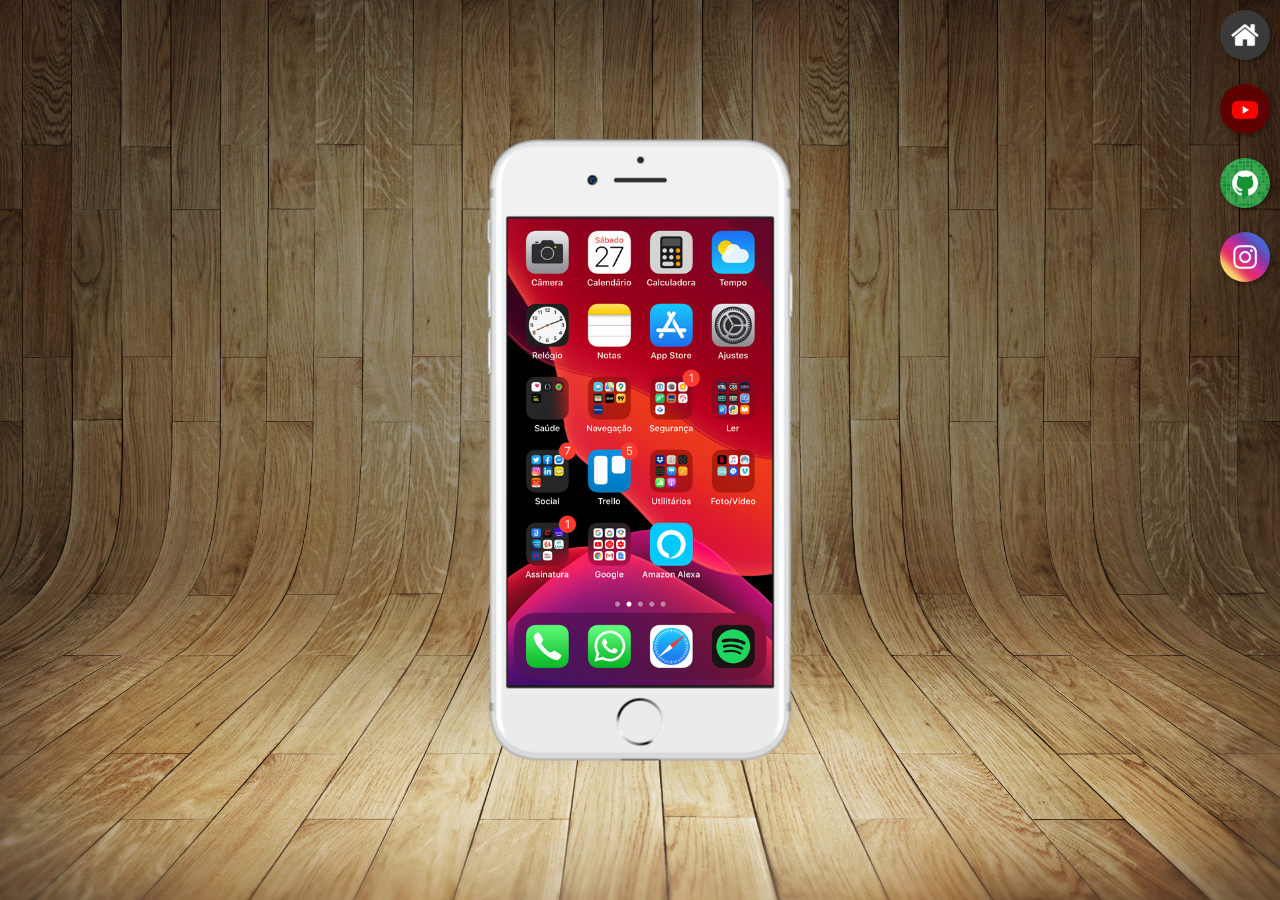
<file: index.html>
<!DOCTYPE html>
<html lang="pt-br">
<head>
    <meta charset="UTF-8">
    <meta name="viewport" content="width=device-width, initial-scale=1.0">
    <title>Redes Sociais</title>

    <link rel="shortcut icon" href="favicon.ico" type="image/x-icon">

    <link rel="stylesheet" href="estilo/style.css">

</head>
<body>
 <main>
    <section id="telefone">
        <iframe src="home.html" name="tela" id="tela" frameborder="0">Seu navegador não é compatível.</iframe>
    </section>
    <section id="redes-sociais">

        <a href="home.html" target="tela"><img src="imagens/logo-home.jpg" alt="home"></a><br>
        <a href="youtube.html" target="tela"><img src="imagens/logo-youtube.jpg" alt="Youtube"></a><br>
        <a href="github.html" target="tela"><img src="imagens/logo-github.jpg" alt="github"></a><br>
        <a href="instagram.html" target="tela"><img src="imagens/logo-instagram.jpg" alt="instagram"></a><br>
        

    </section>

 </main>
    
</body>
</html>
</file>
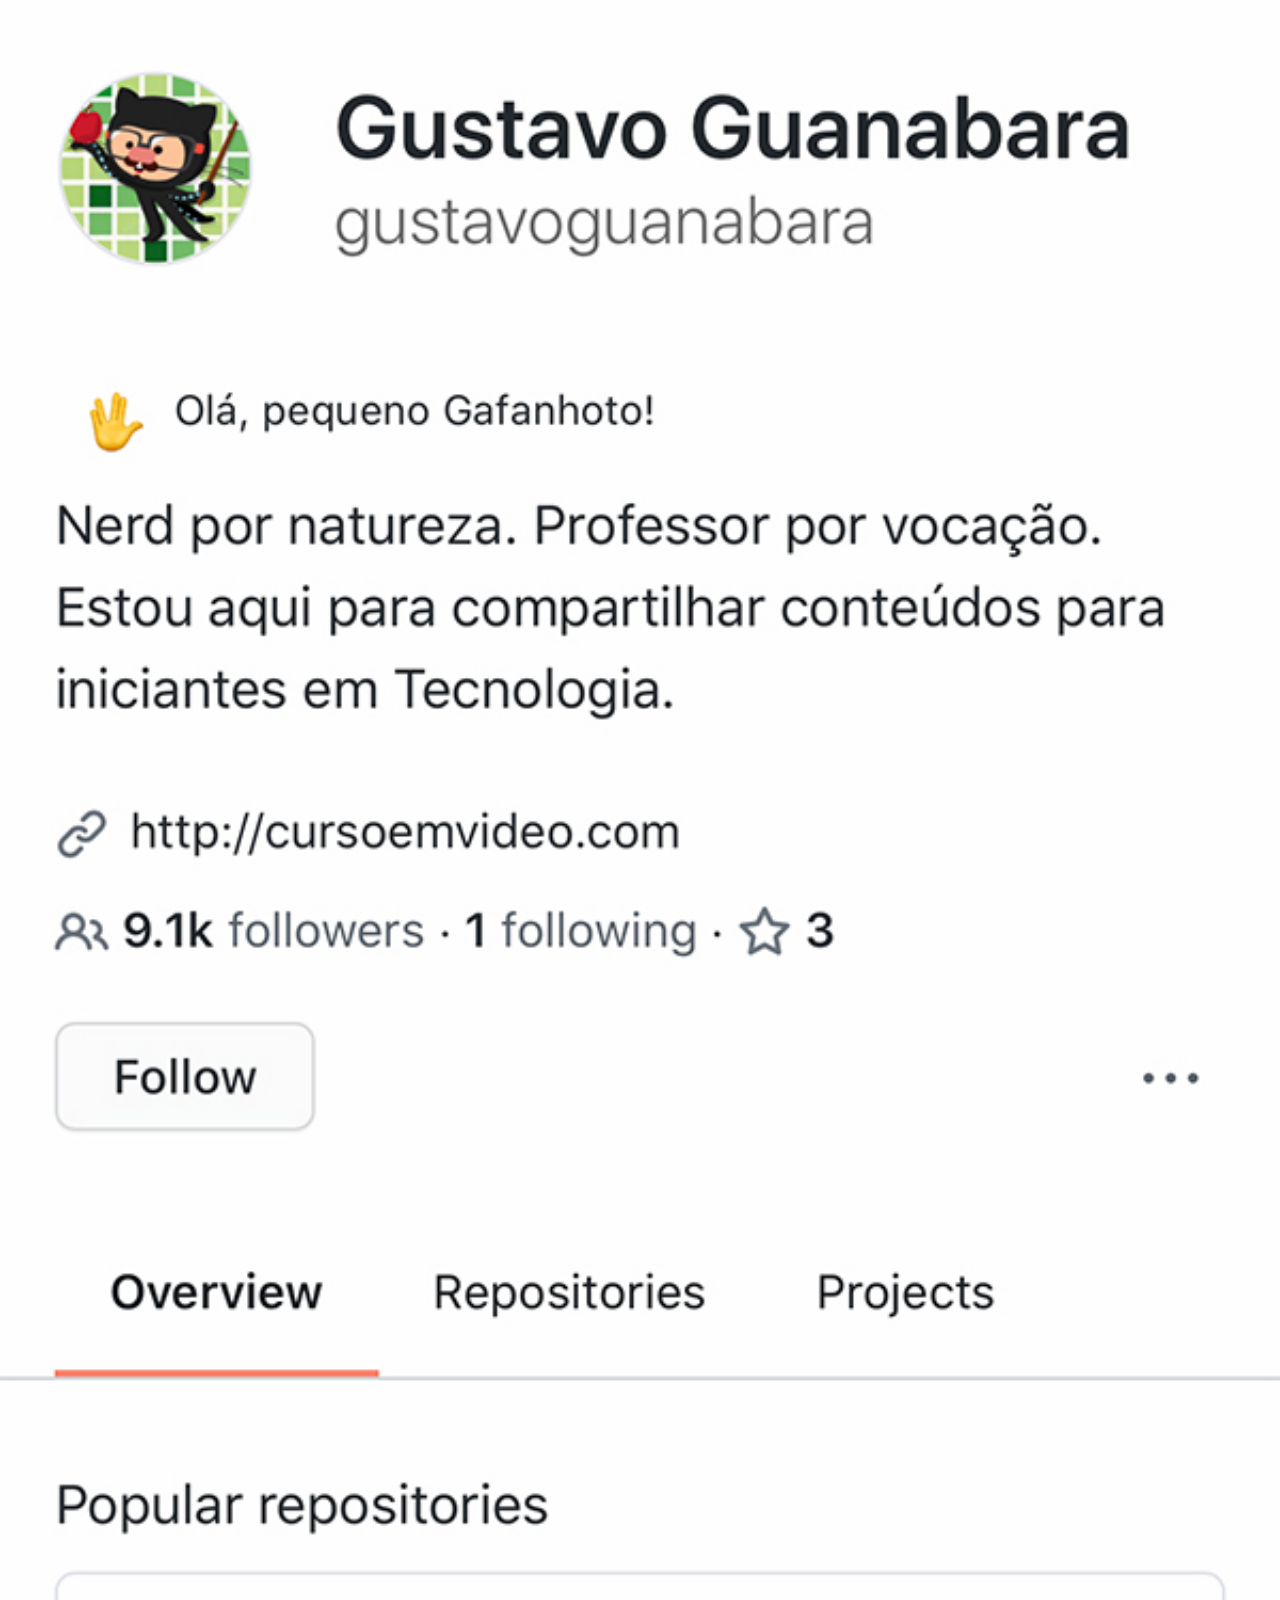
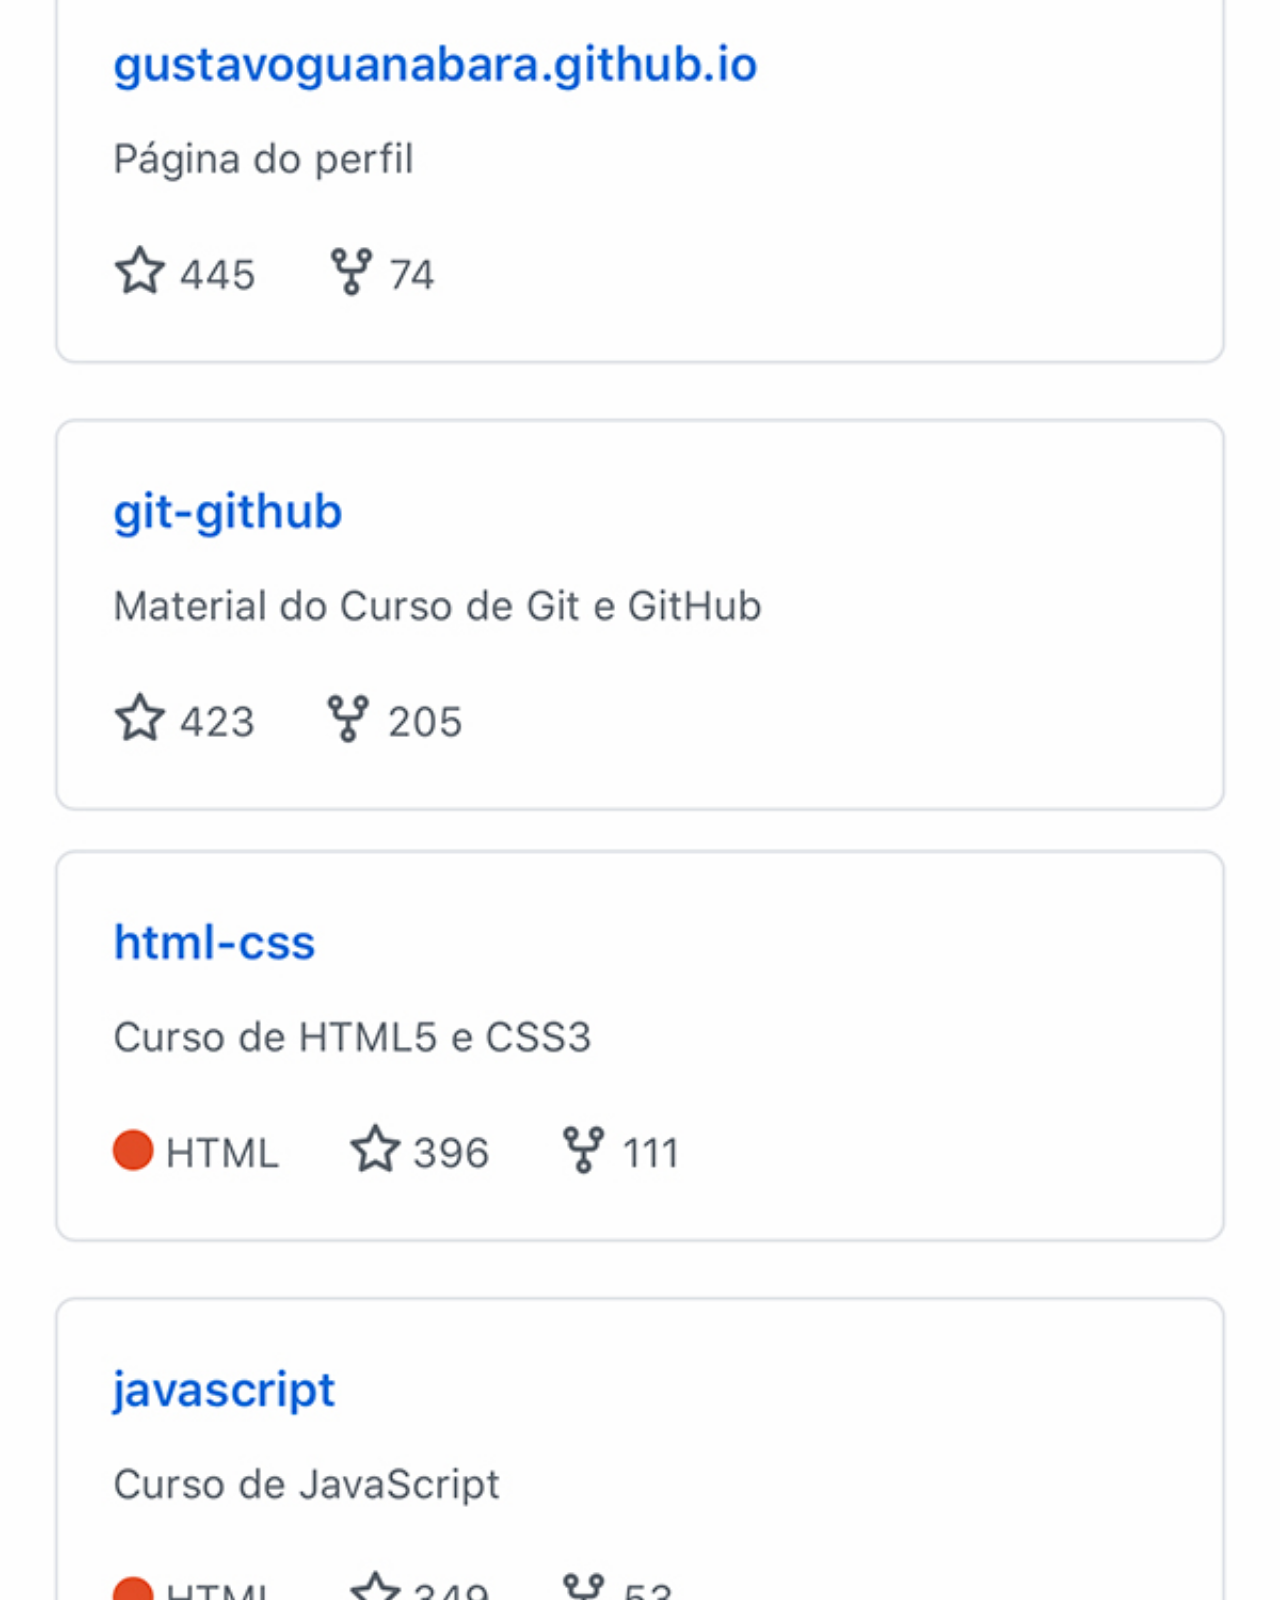
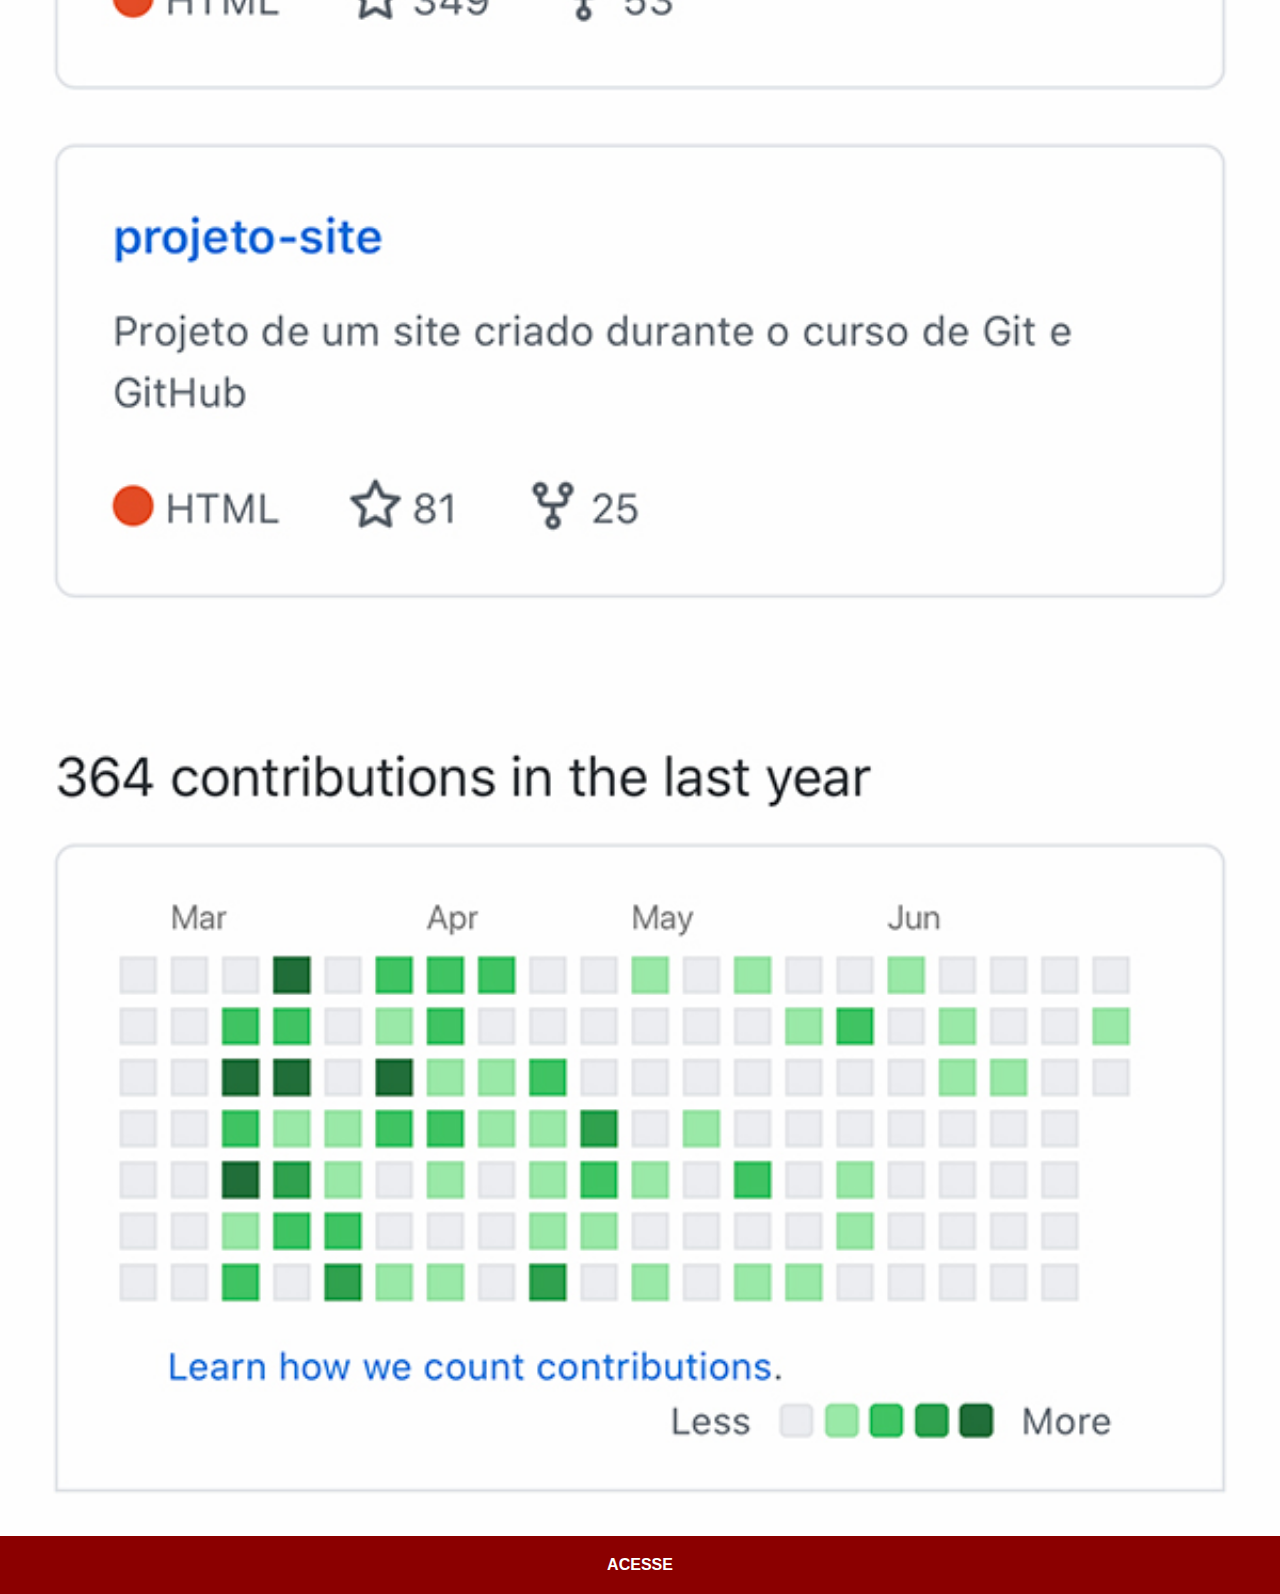
<file: github.html>
<!DOCTYPE html>
<html lang="pt-br">
<head>
    <meta charset="UTF-8">
    <meta name="viewport" content="width=device-width, initial-scale=1.0">
    <title>Github</title>
    <link rel="stylesheet" href="estilo/social.css">
</head>
<body>
    <img src="imagens/tela-github.jpg" alt="Github">
    <a href="https://github.com/gustavoguanabara/" target="_blank">ACESSE</a>
</body>
</html>
</file>
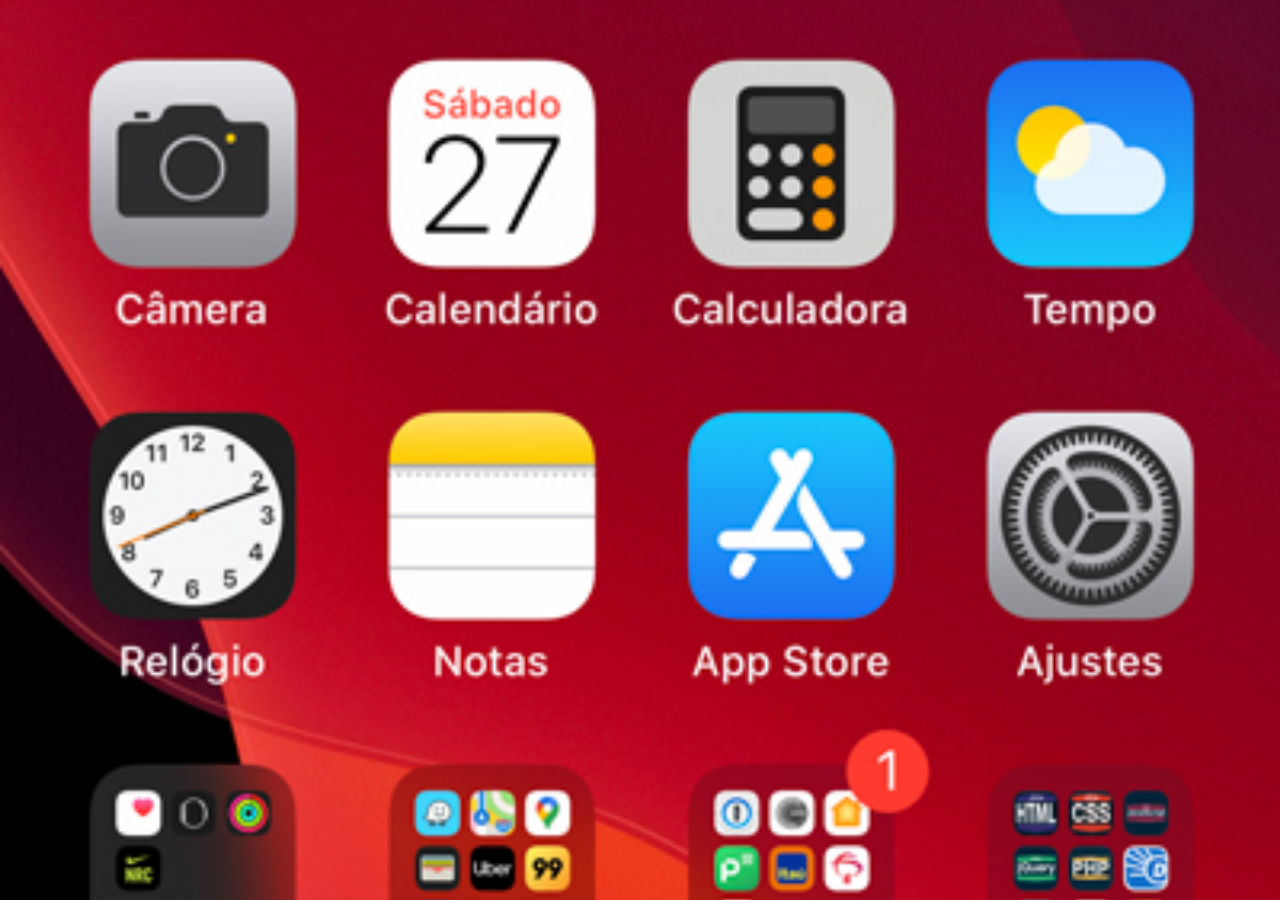
<file: home.html>
<!DOCTYPE html>
<html lang="pt-br">
<head>
    <meta charset="UTF-8">
    <meta name="viewport" content="width=device-width, initial-scale=1.0">
    <title>home</title>
    <style>
        * {
            margin: 0px;
            padding: 0px;
        }

        body {
            width: 100vw;
            height: 100vh;
            background: black url('imagens/tela-home.jpg') no-repeat top center;
            background-size: cover;
        }
    </style>
</head>
<body>
    
</body>
</html>
</file>
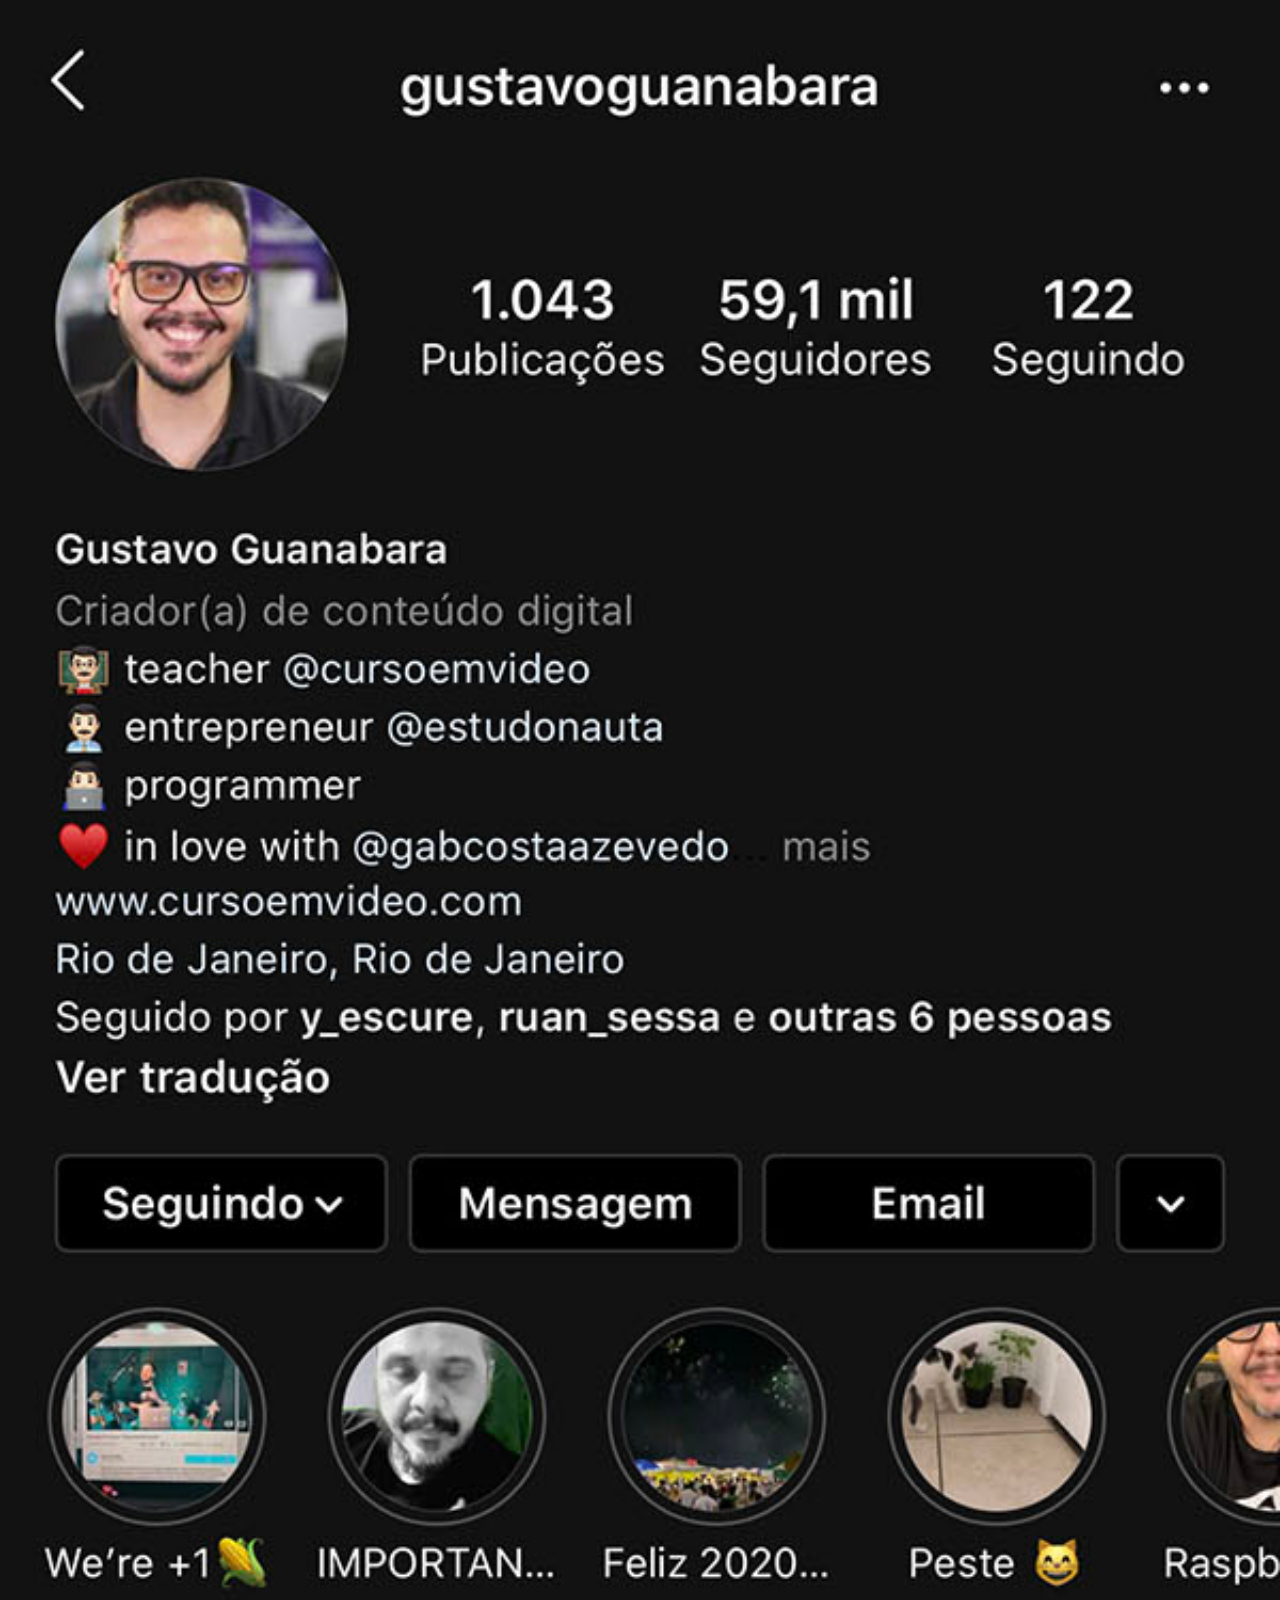
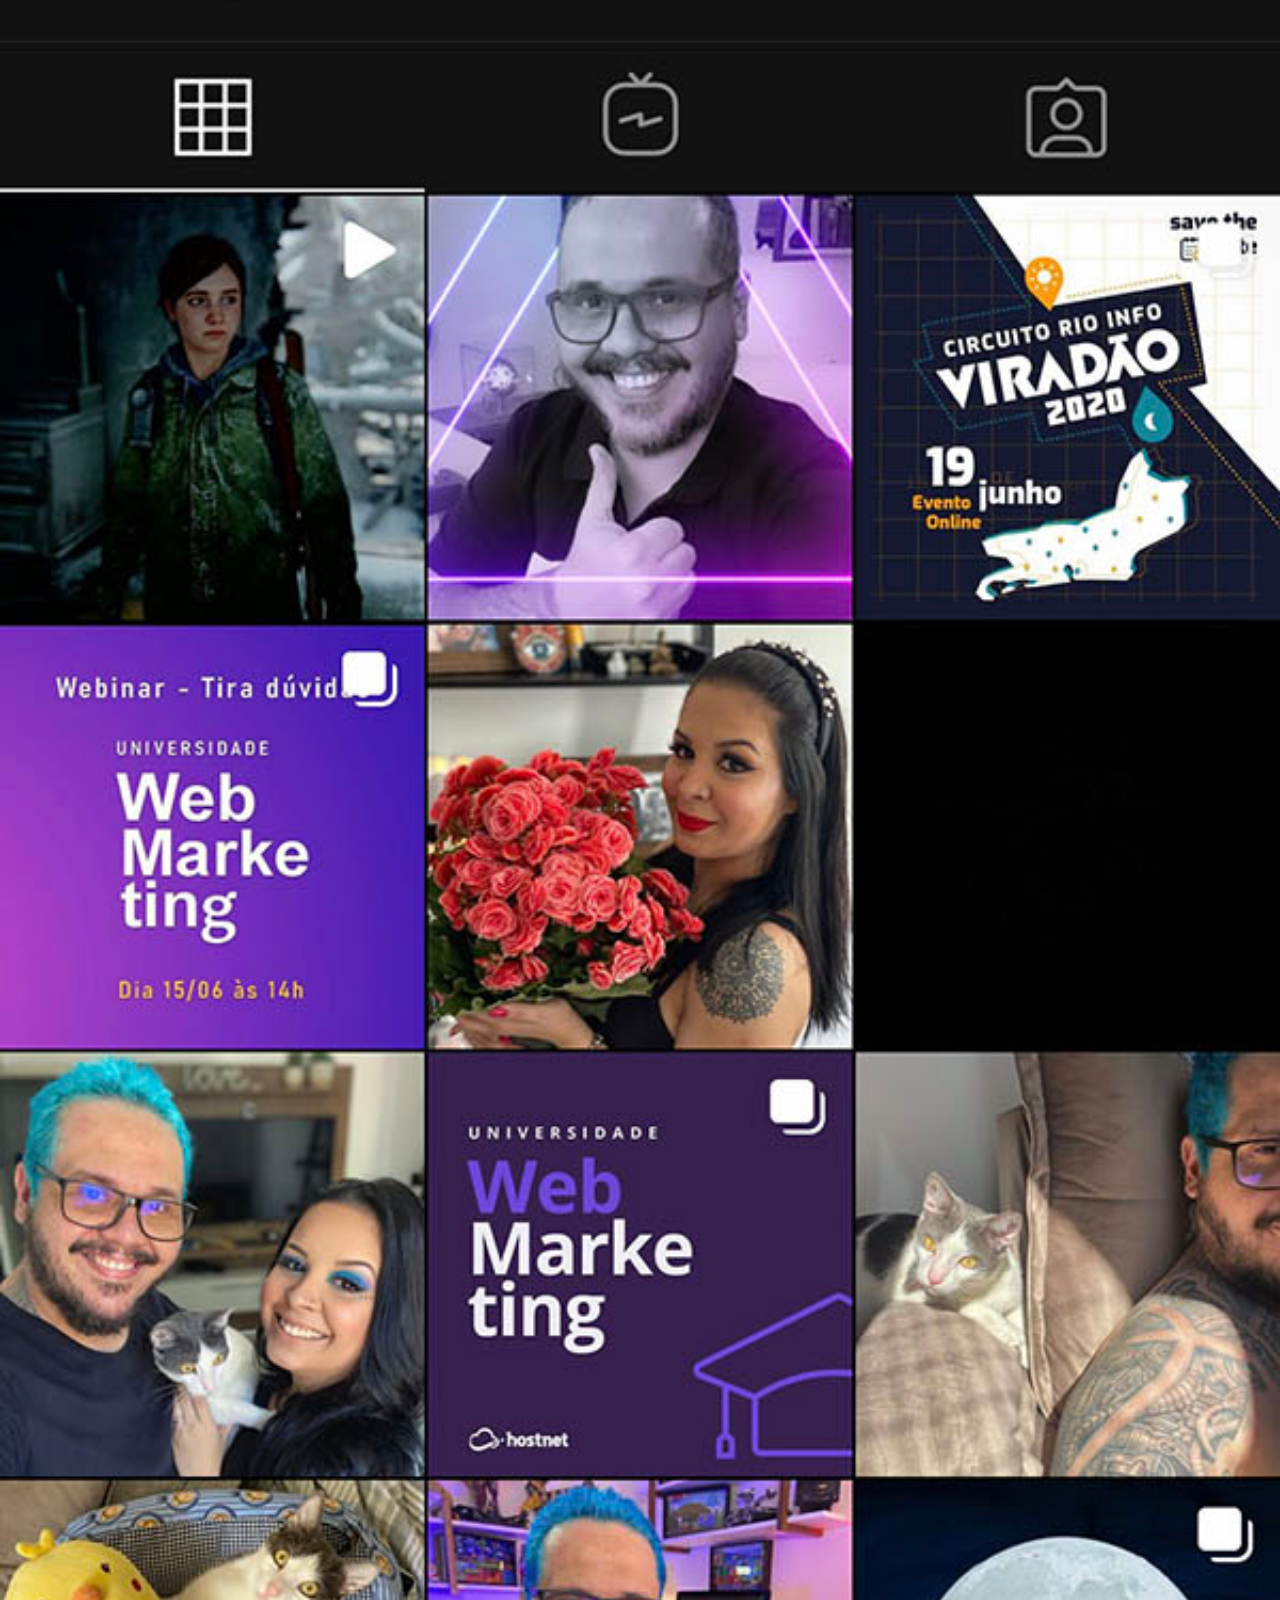
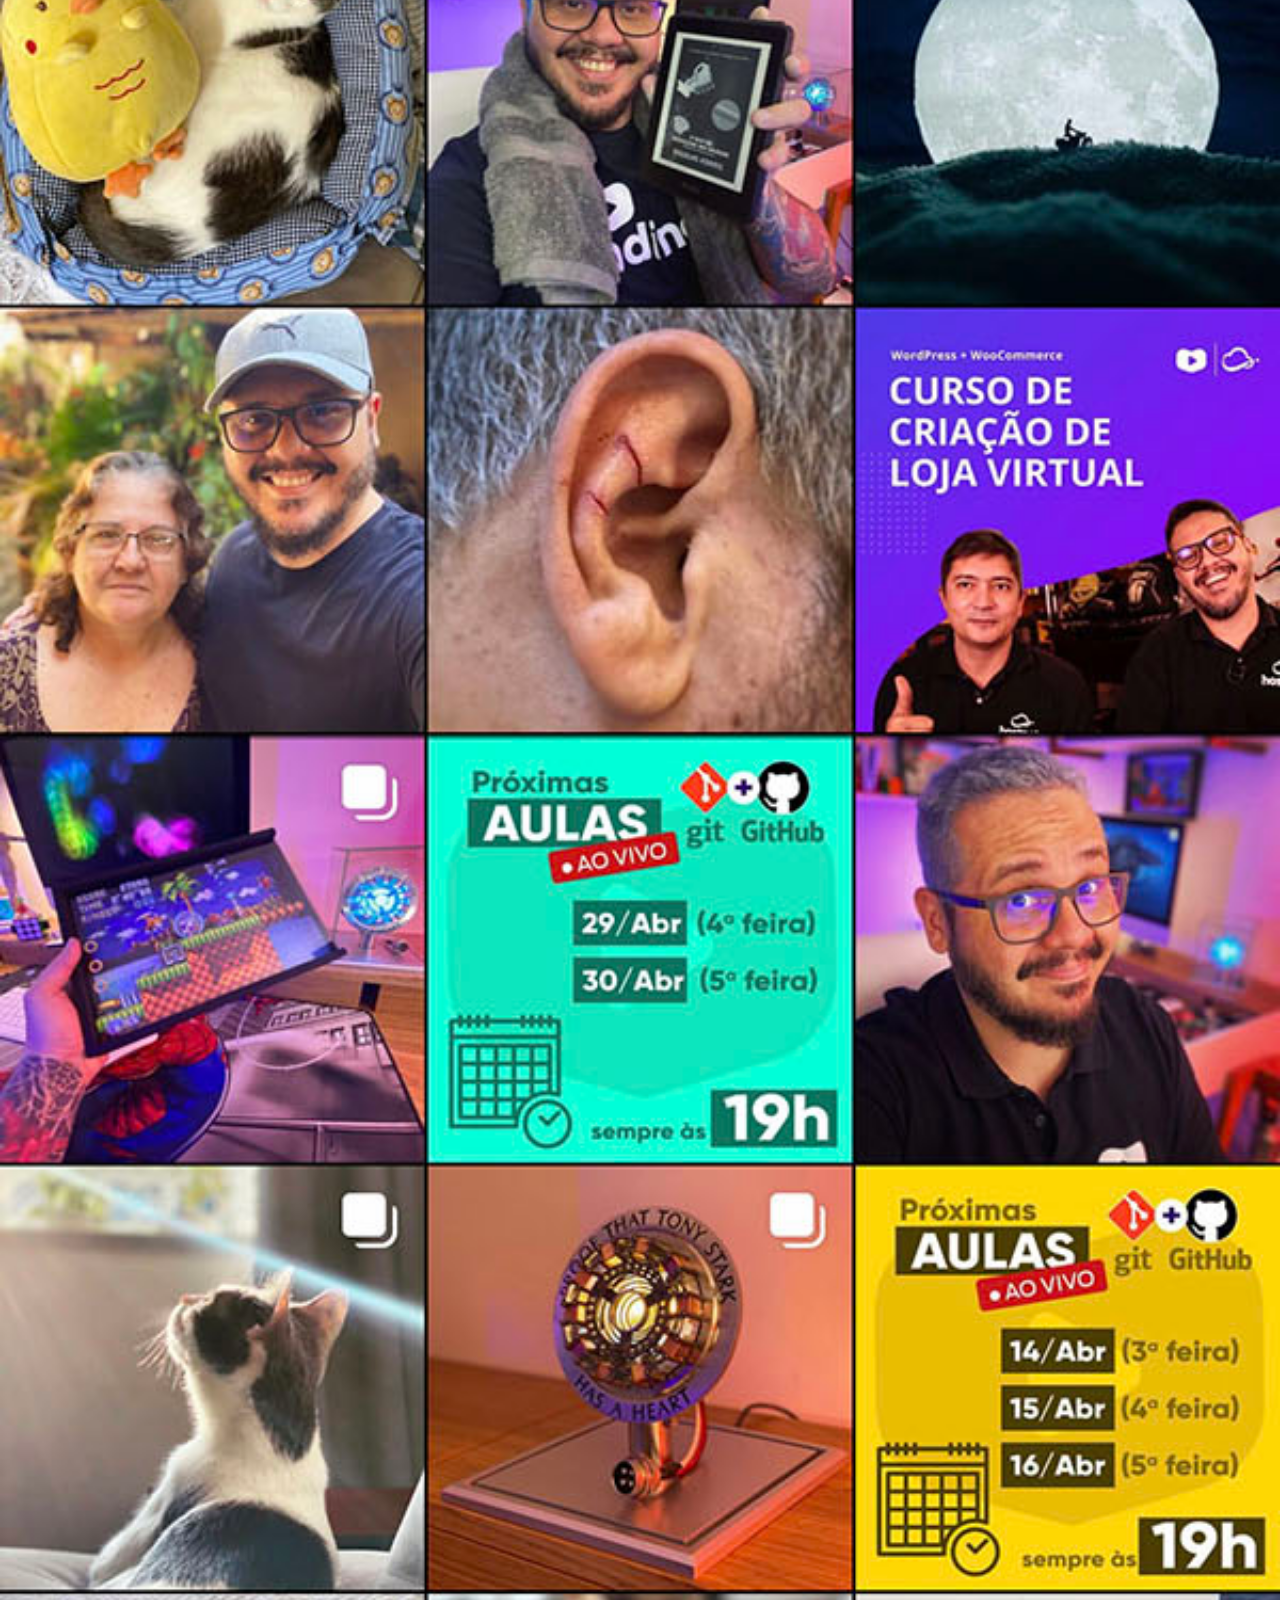
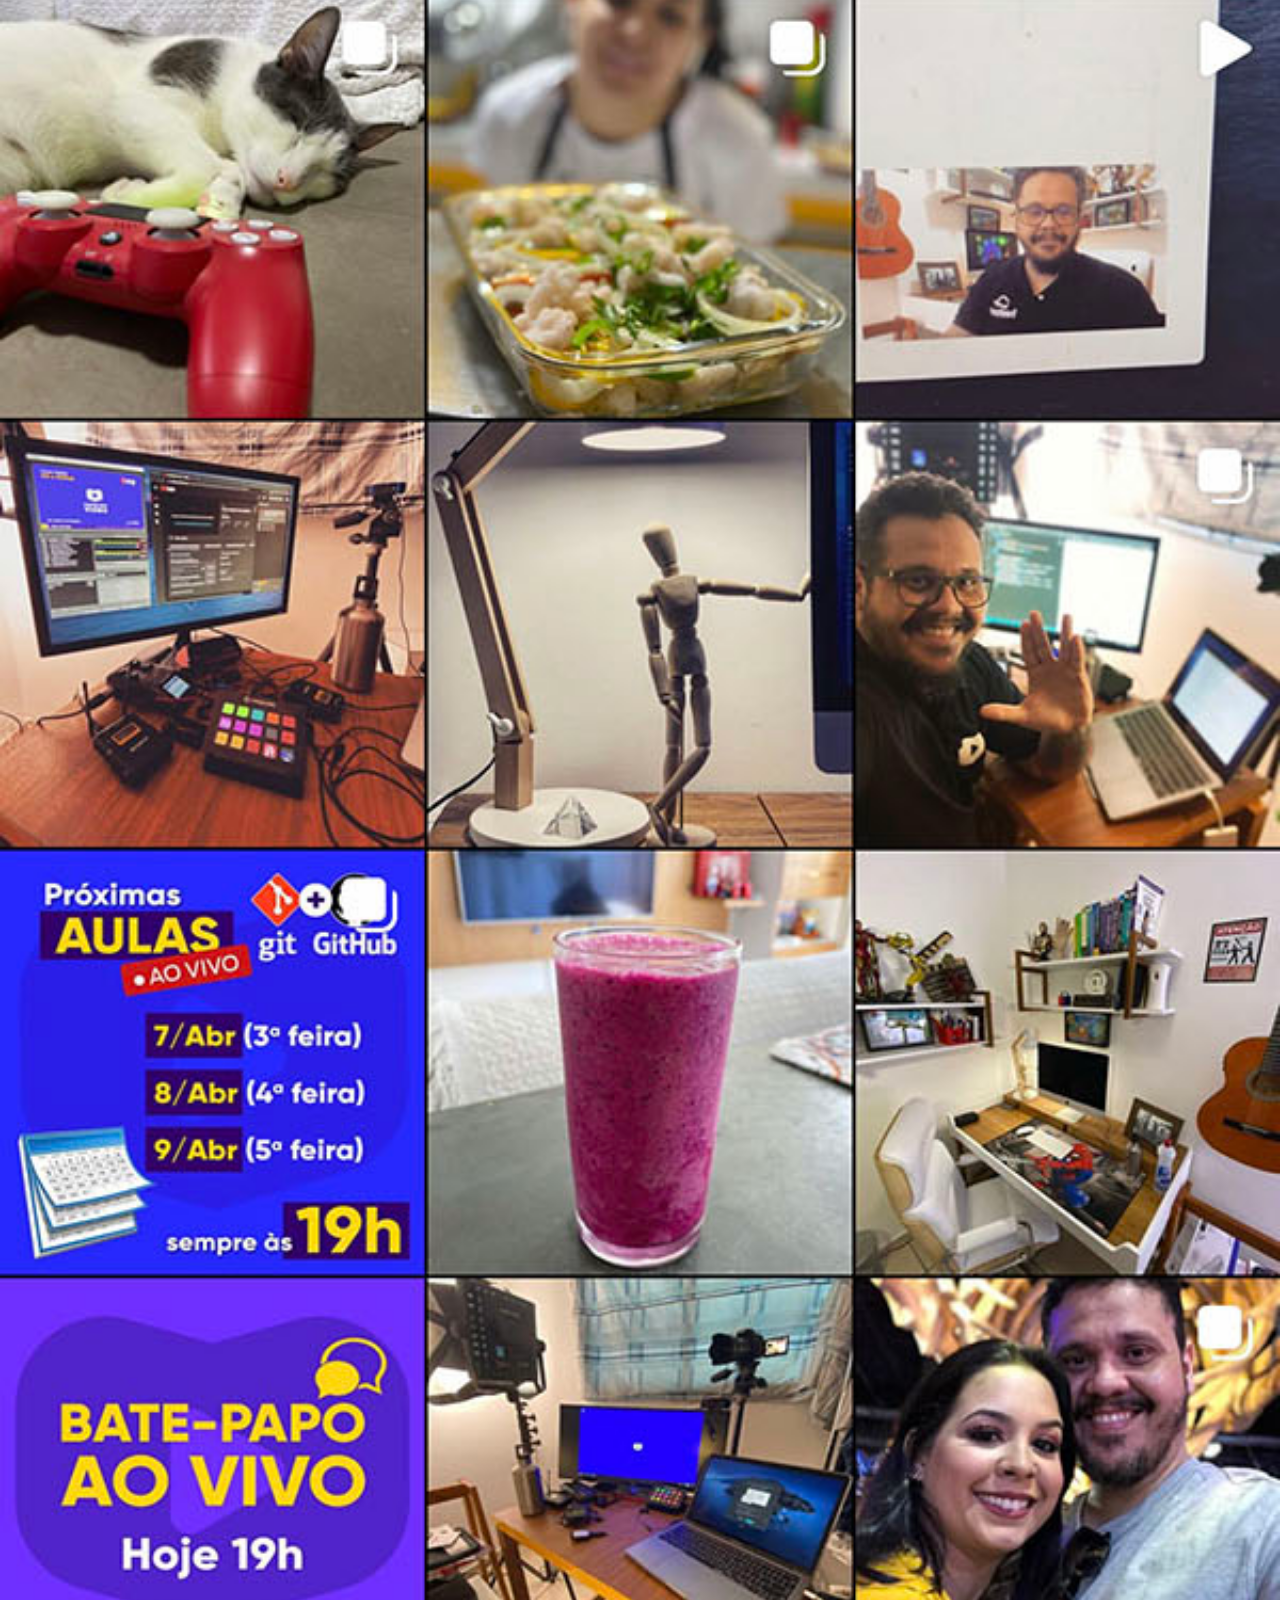
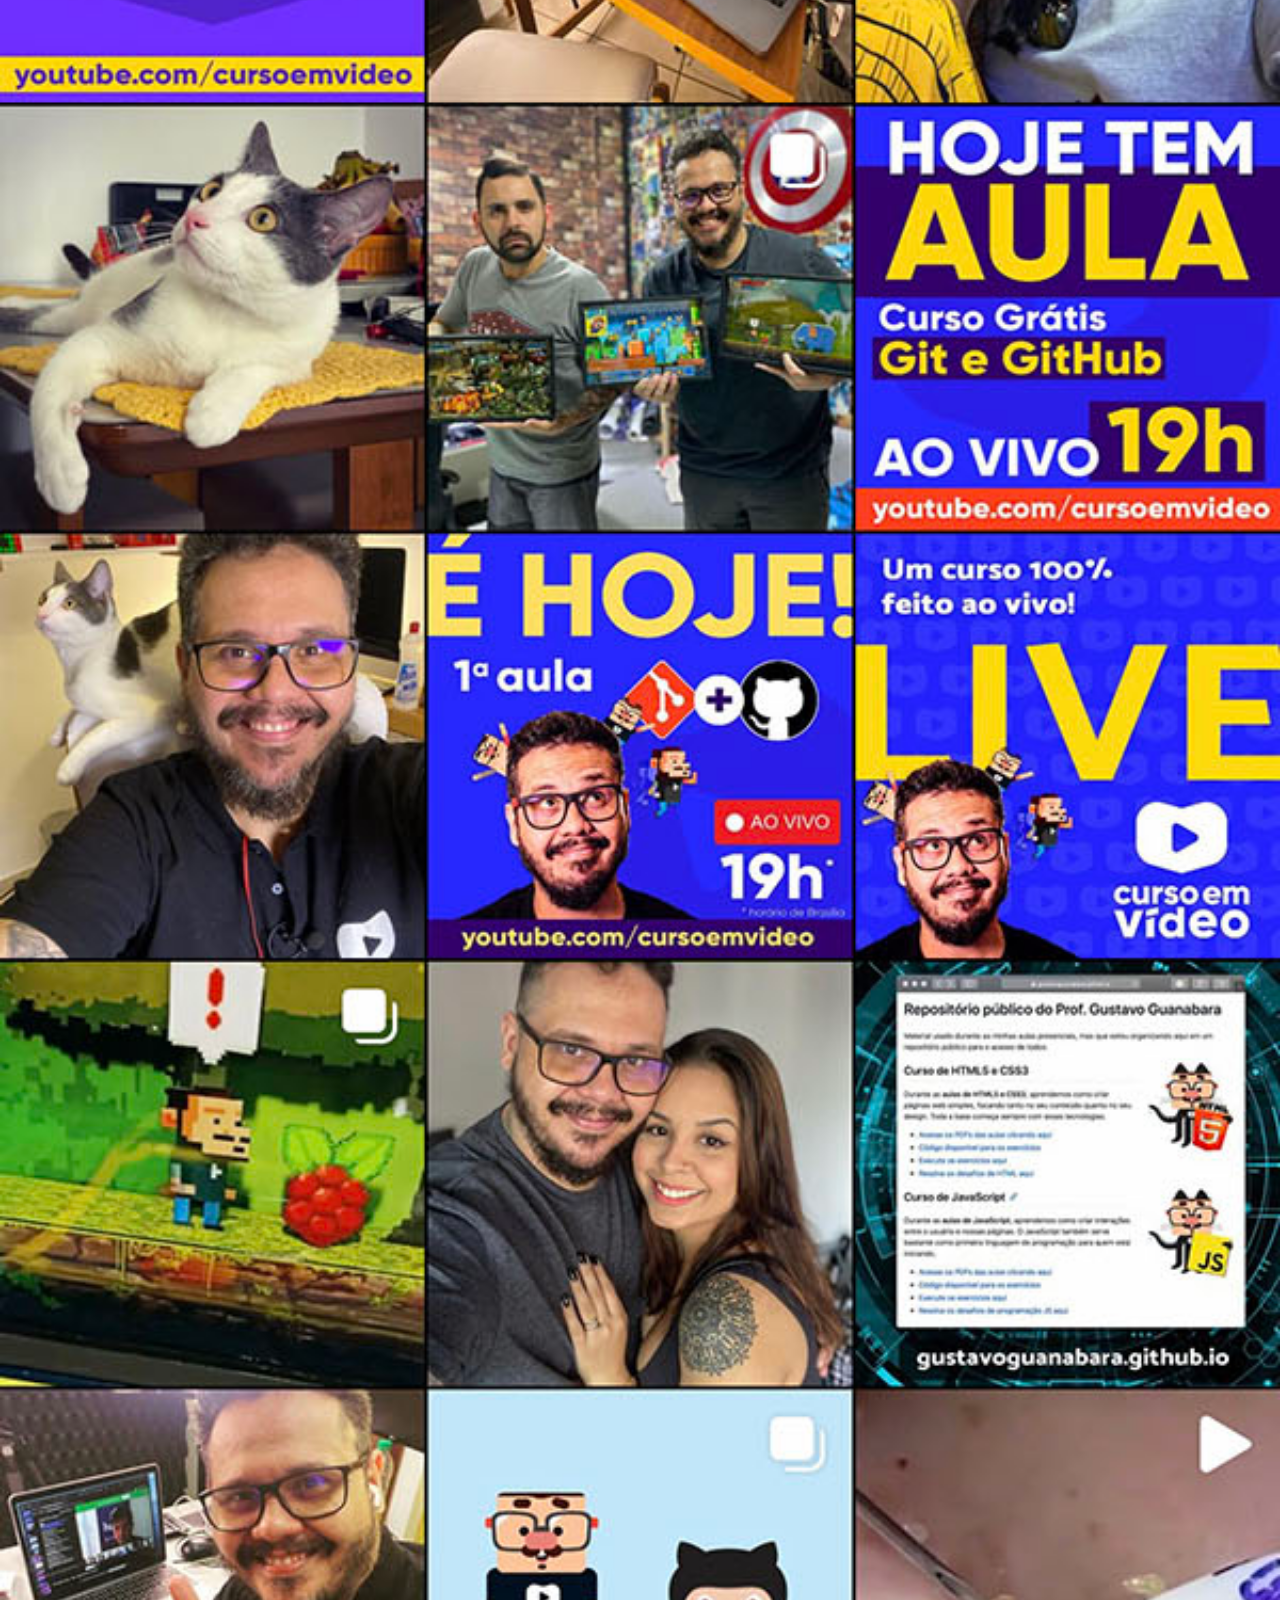
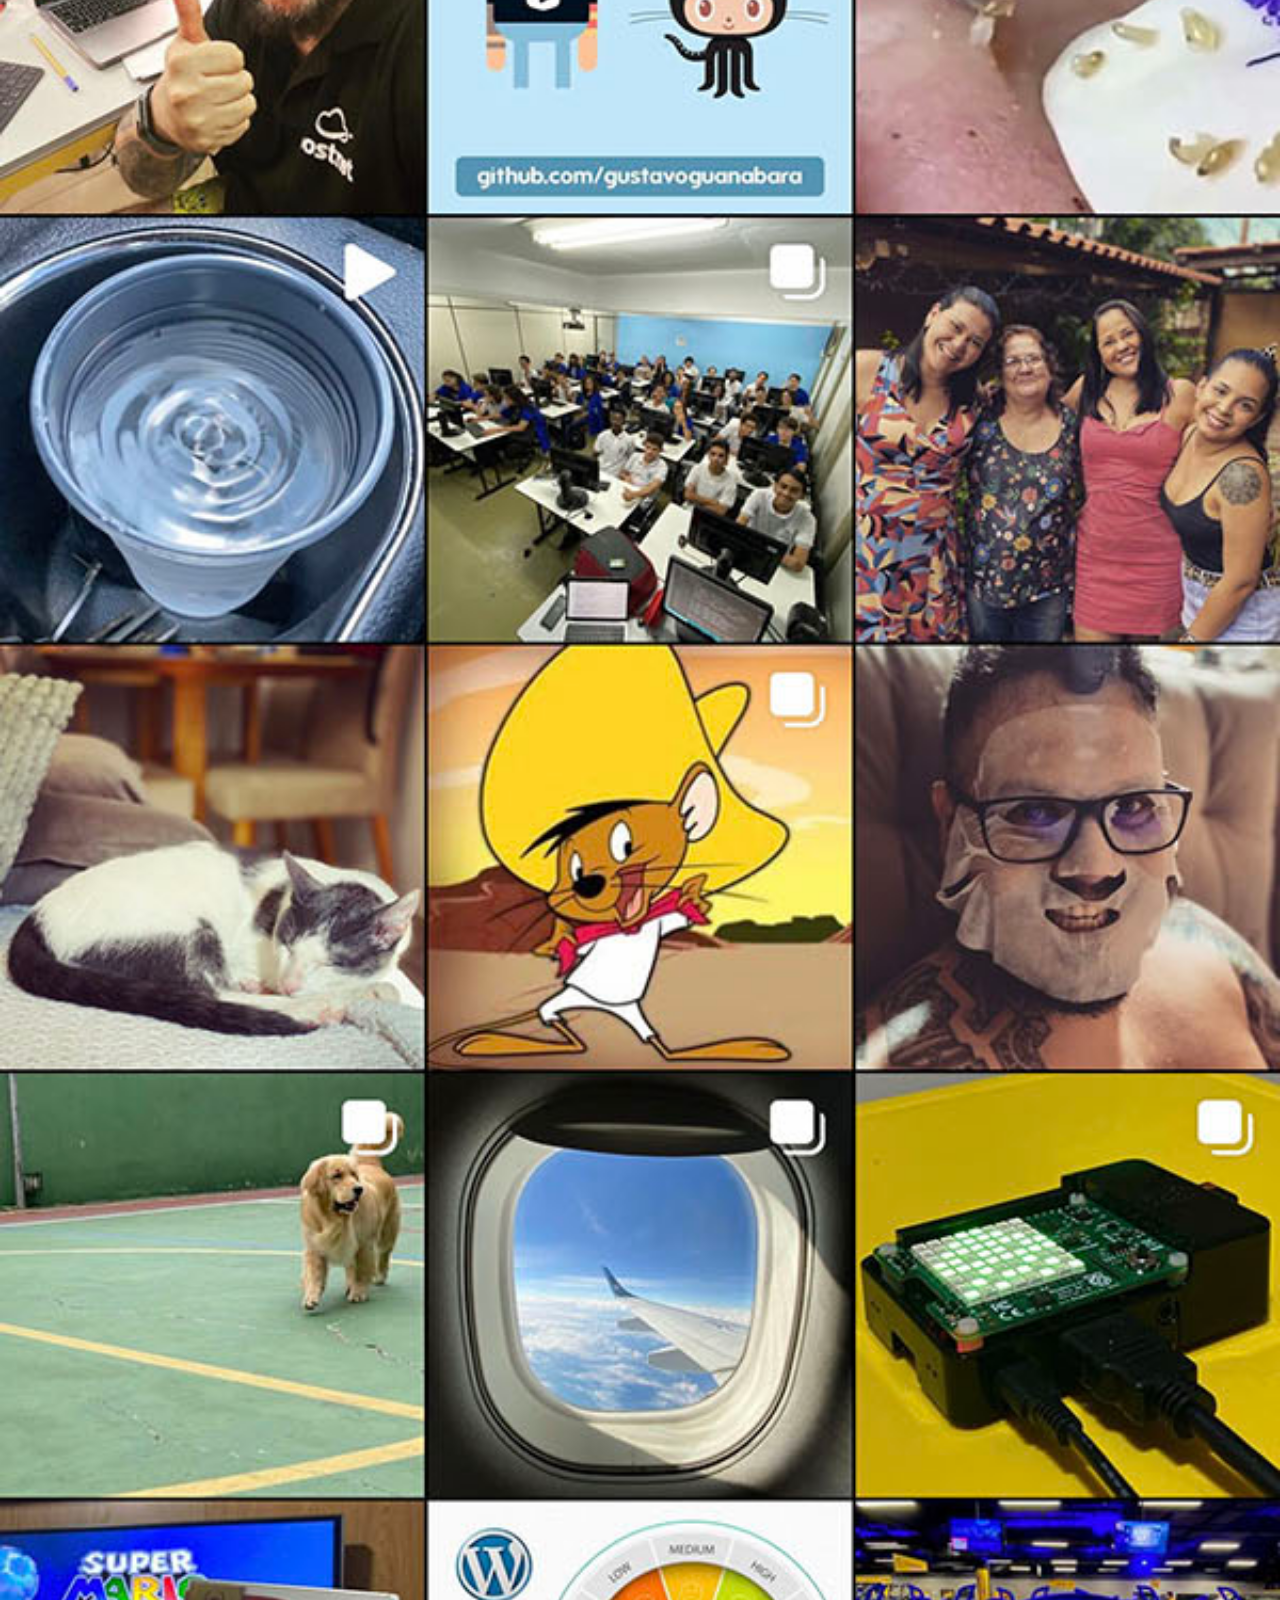
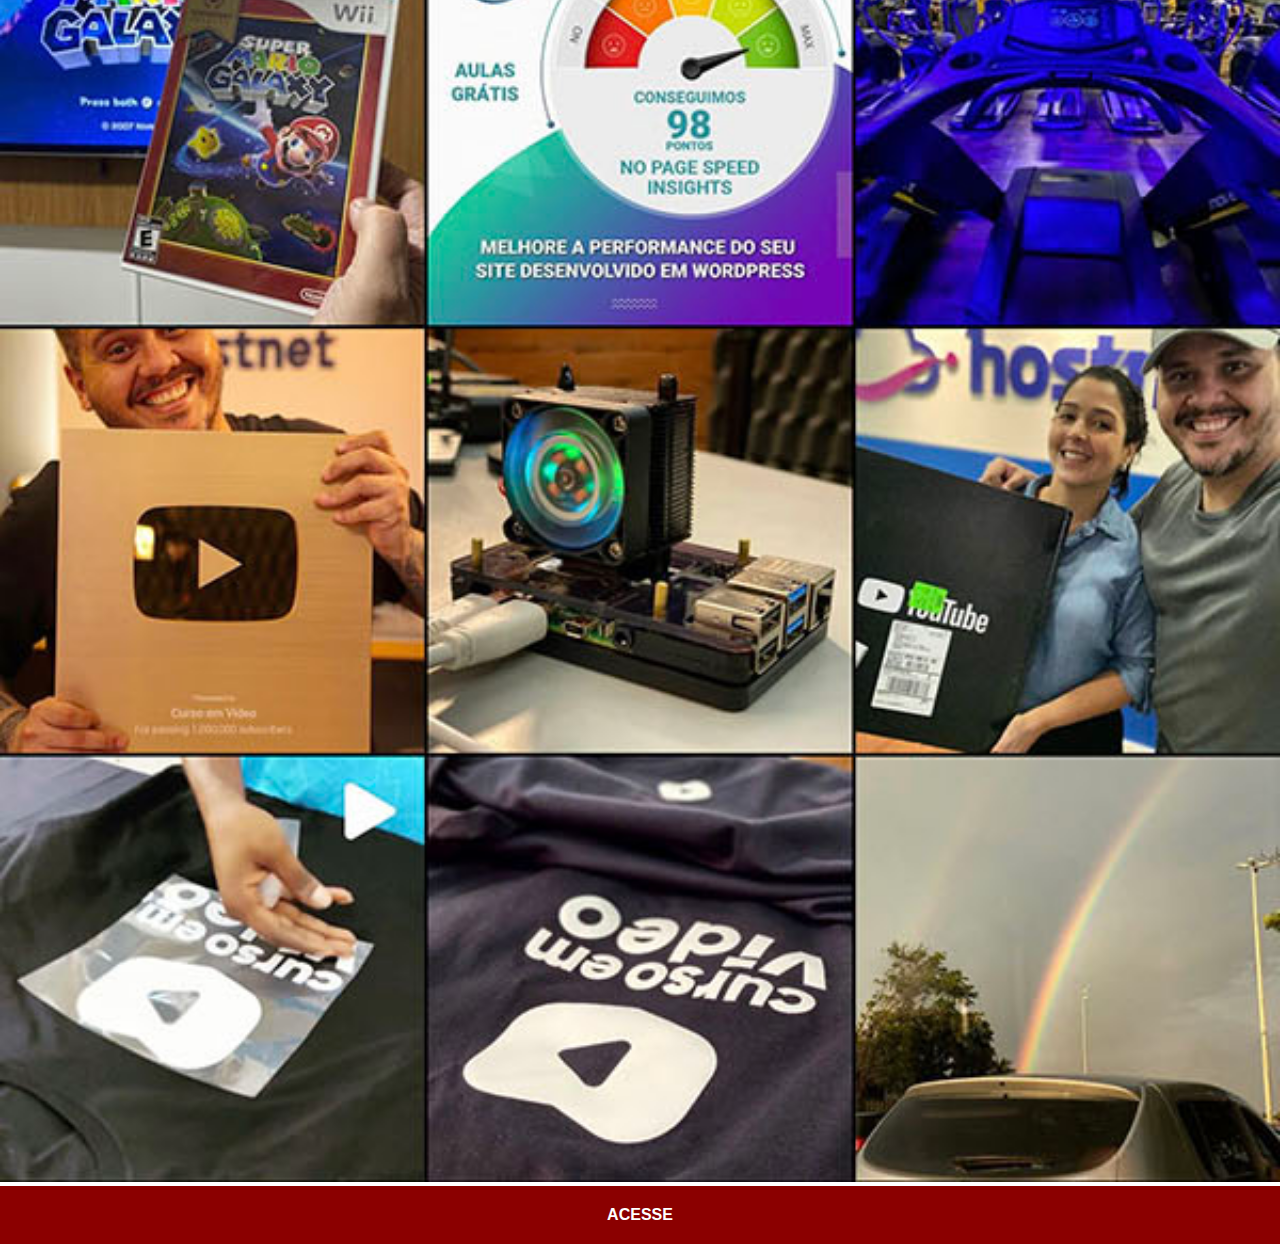
<file: instagram.html>
<!DOCTYPE html>
<html lang="pt-br">
<head>
    <meta charset="UTF-8">
    <meta name="viewport" content="width=device-width, initial-scale=1.0">
    <title>Instagram</title>
    <link rel="stylesheet" href="estilo/social.css">
</head>
<body>
    <img src="imagens/tela-instagram.jpg" alt="instagram">
    <a href="https://www.instagram.com/gustavoguanabara/" target="_blank">ACESSE</a>
</body>
</html>
</file>
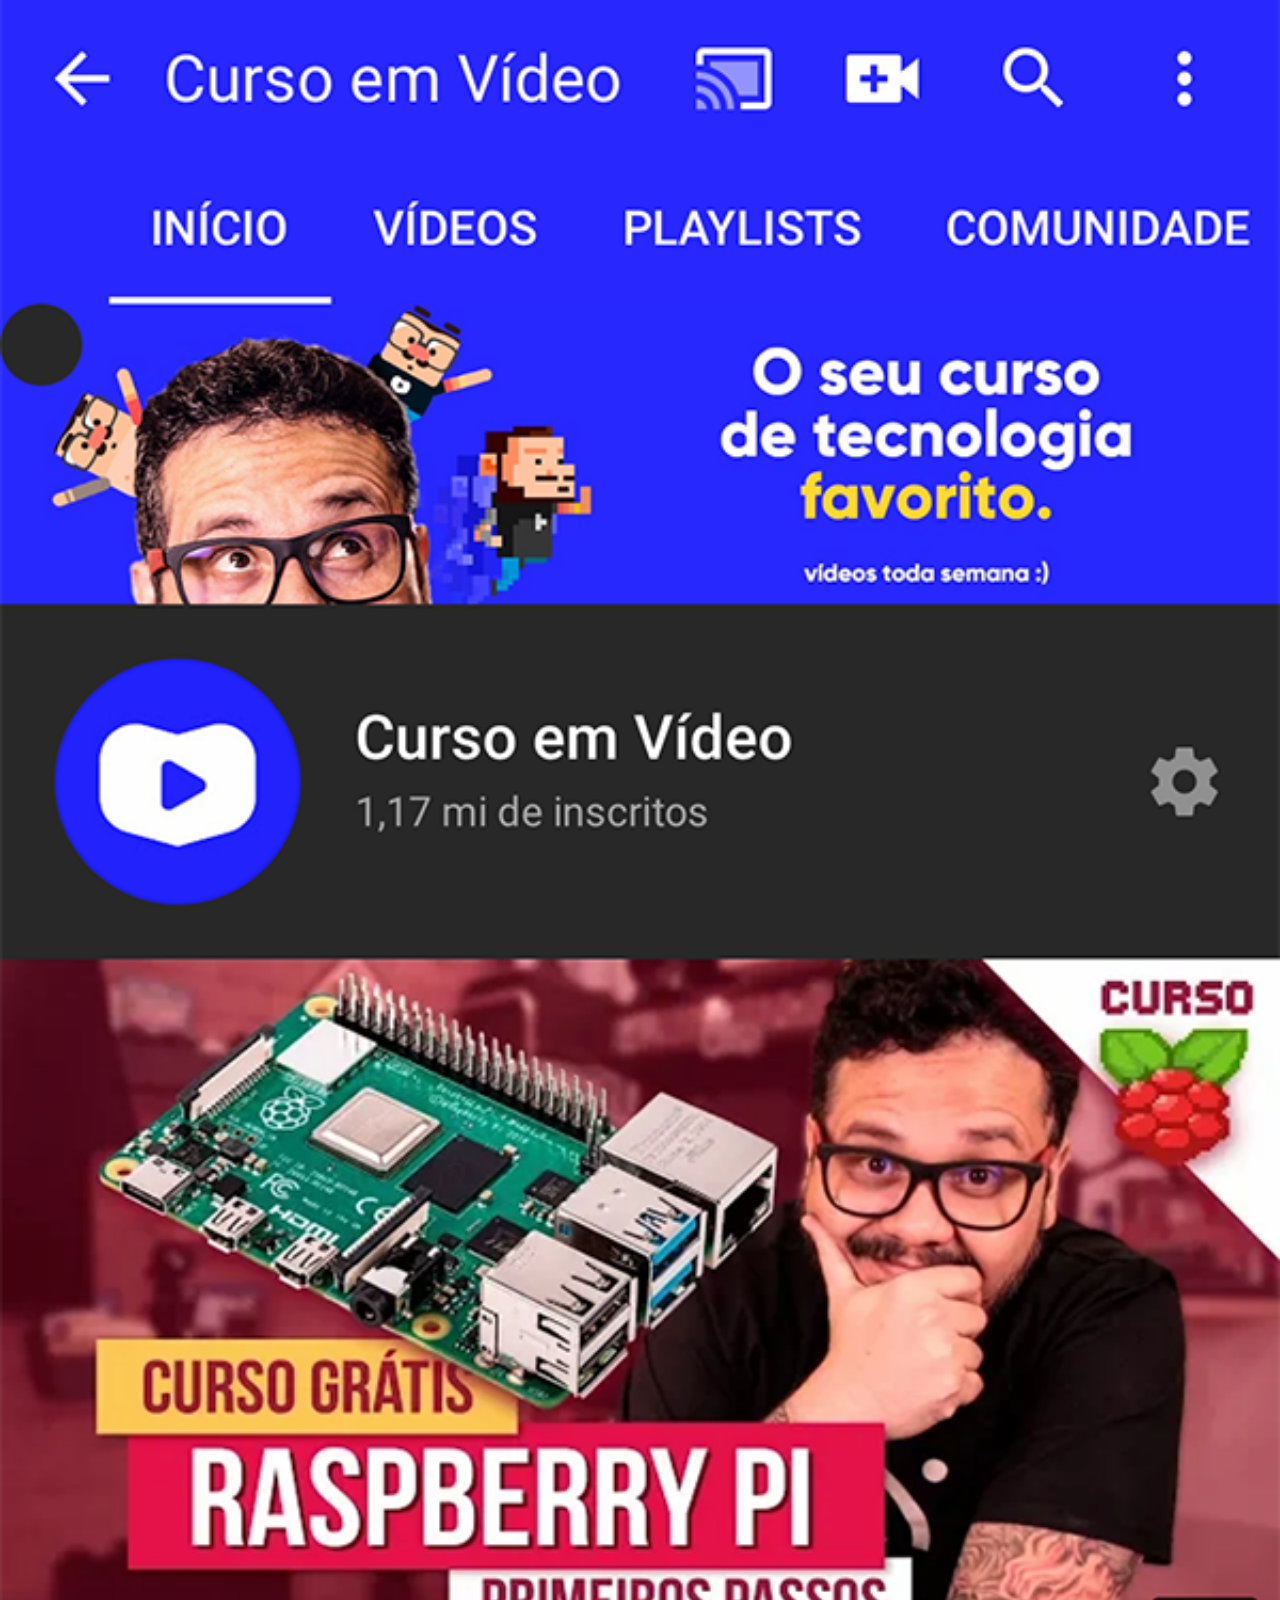
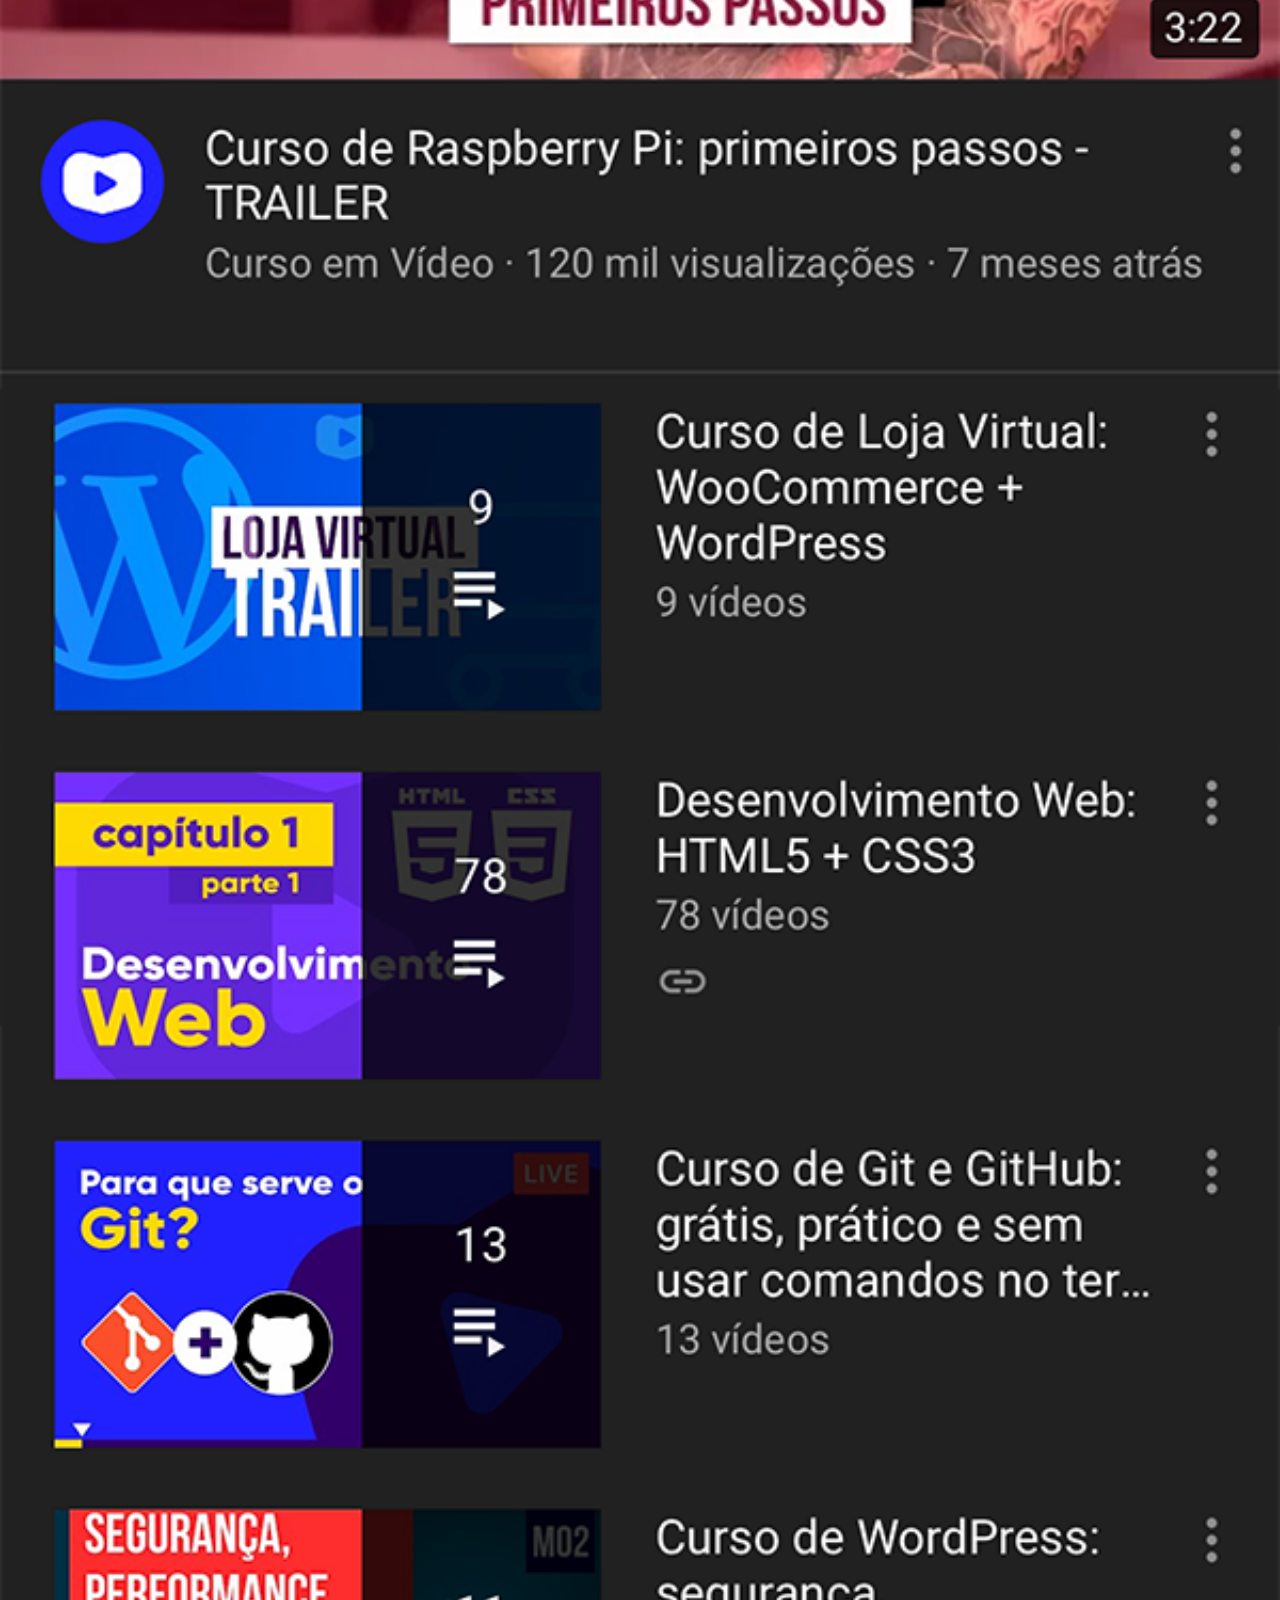
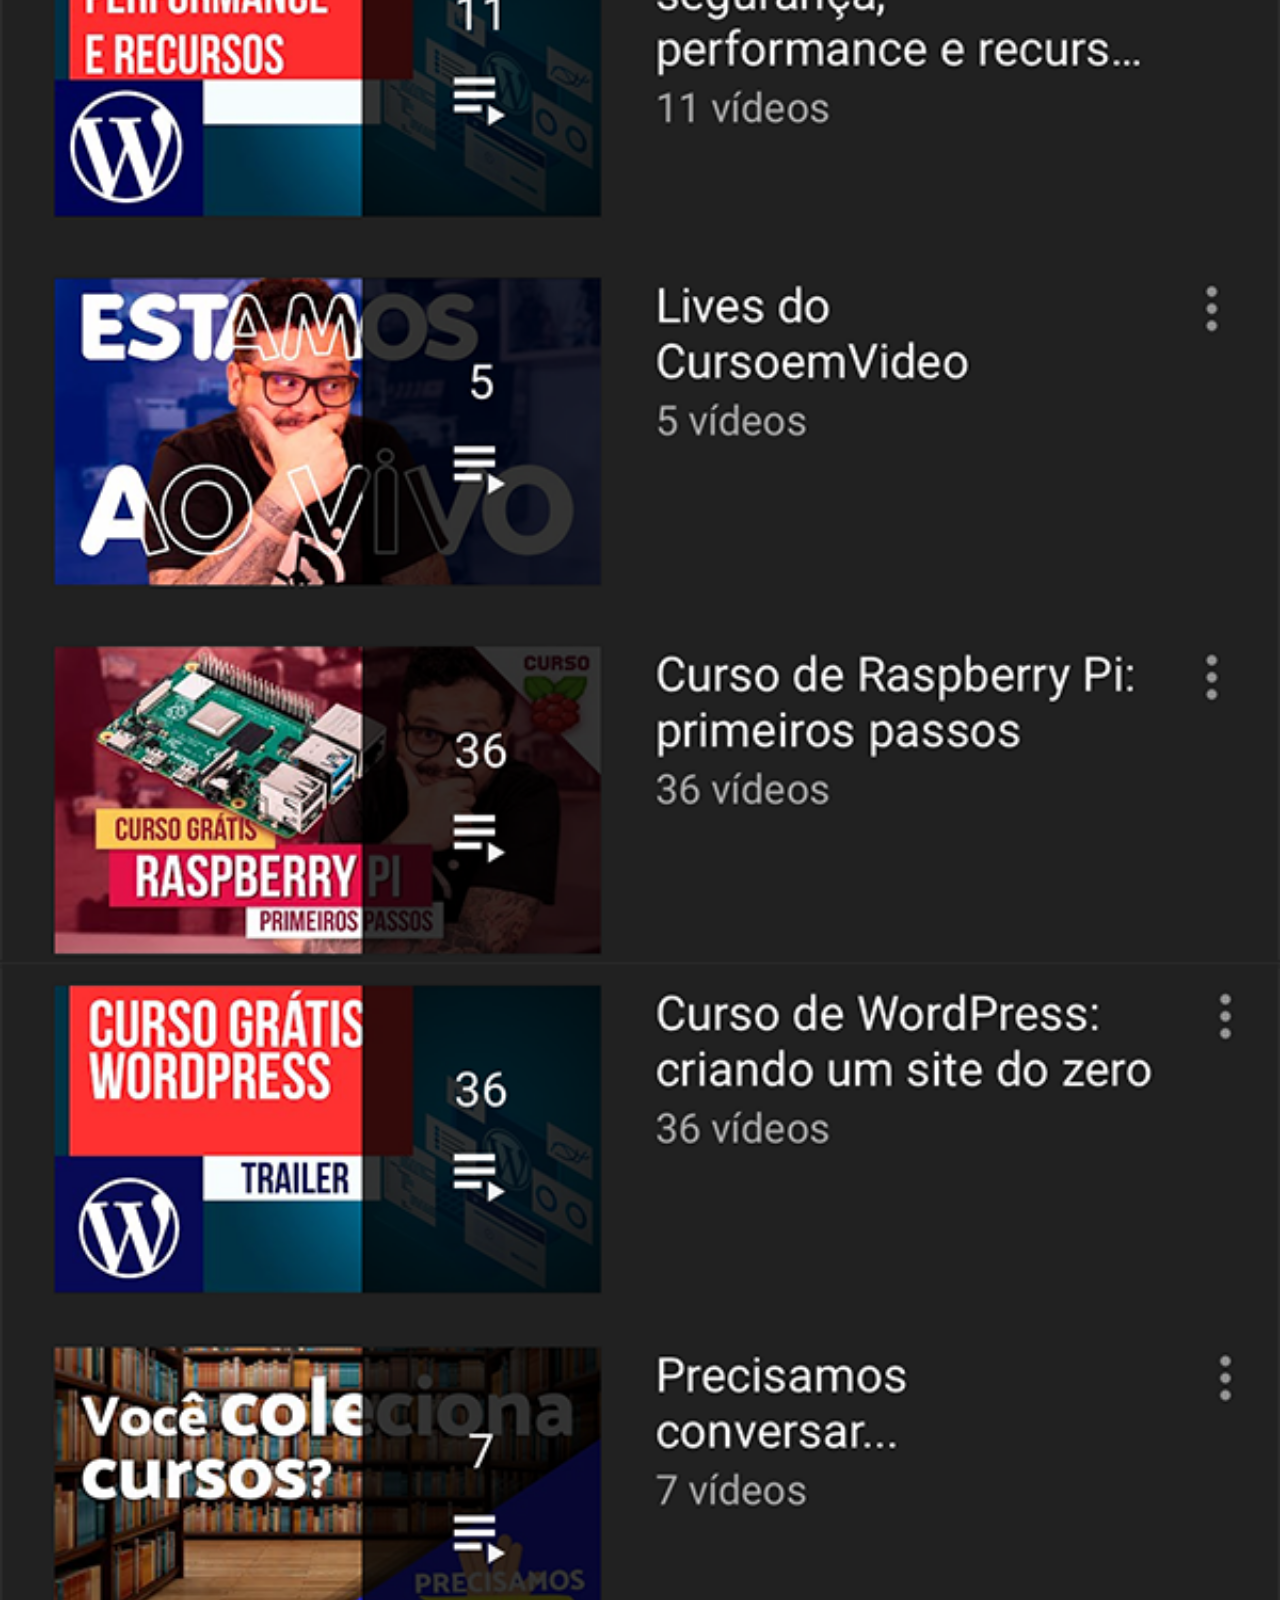
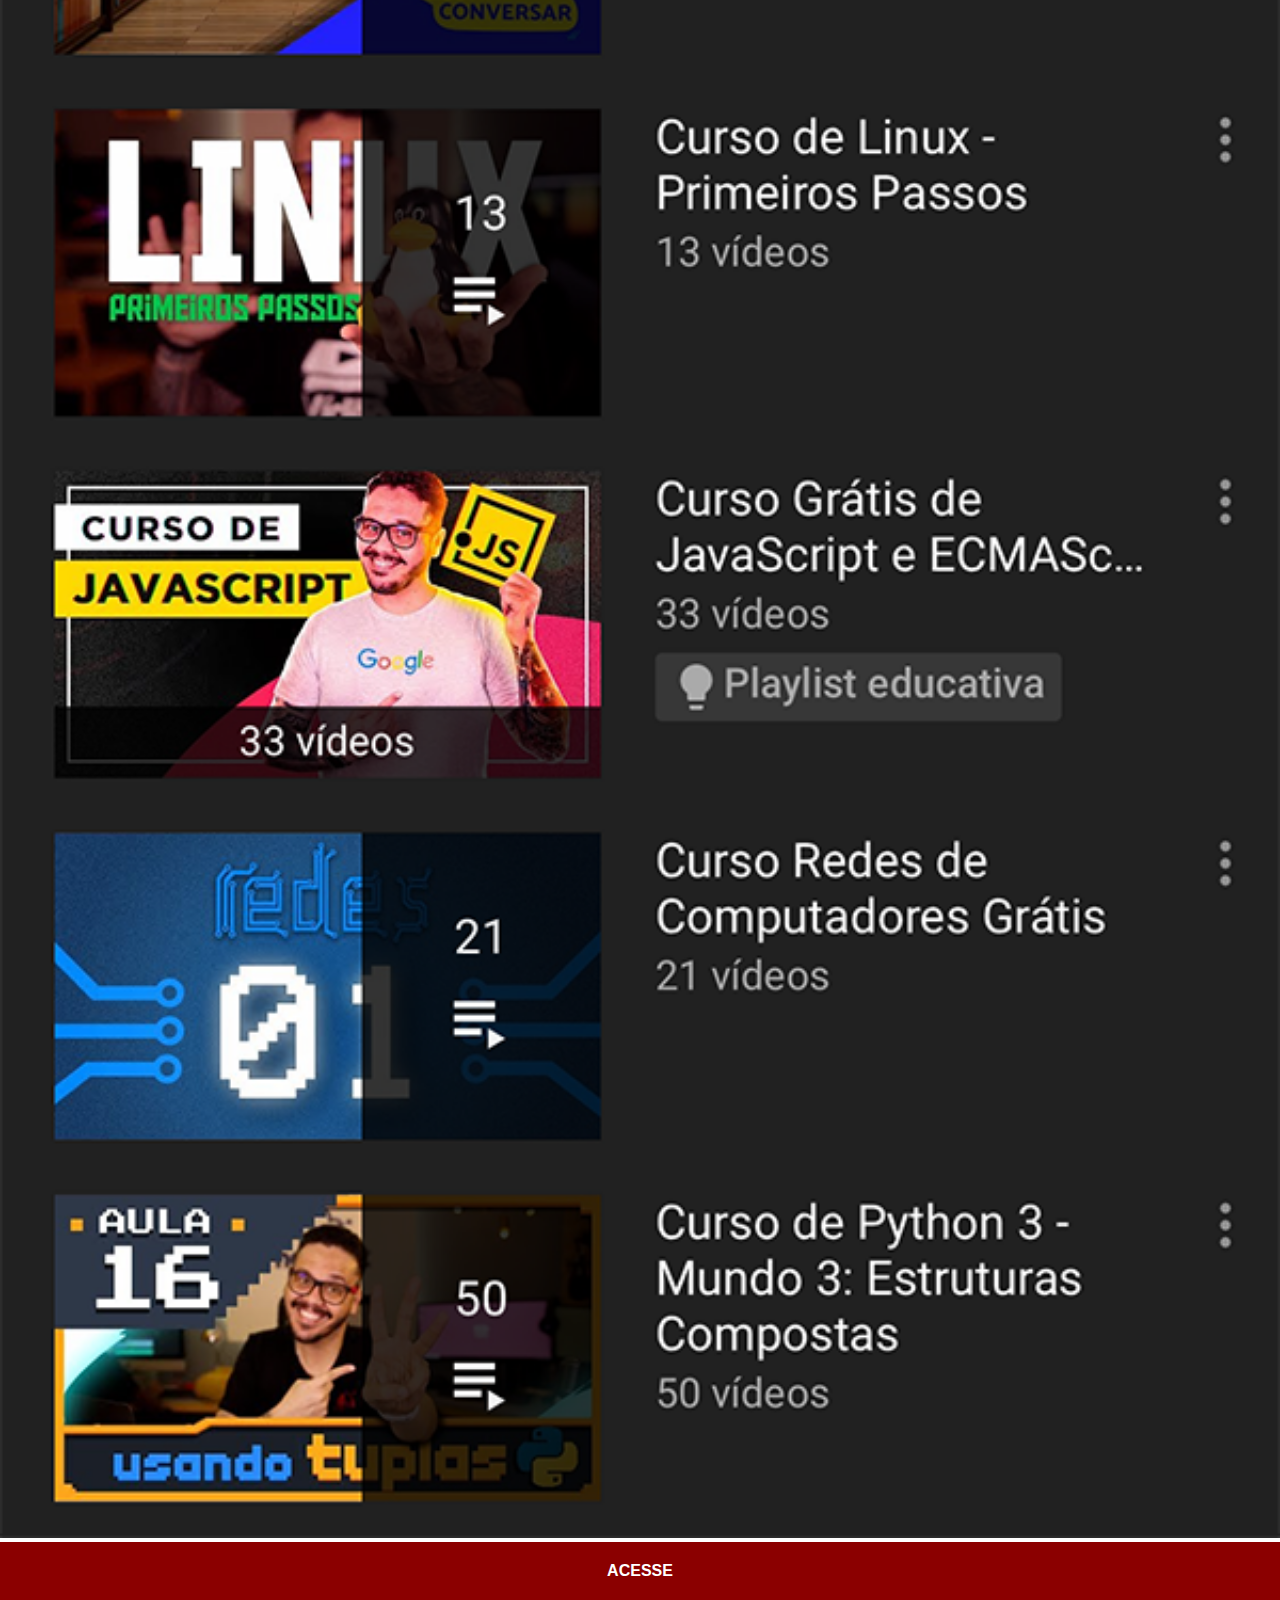
<file: youtube.html>
<!DOCTYPE html>
<html lang="pt-br">
<head>
    <meta charset="UTF-8">
    <meta name="viewport" content="width=device-width, initial-scale=1.0">
    <title>Youtube</title>
   <link rel="stylesheet" href="estilo/social.css">
</head>
<body>
    <img src="imagens/tela-youtube.png" alt="Youtube">
    <a href="https://www.youtube.com/cursoemvideo/playlists" target="_blank">ACESSE</a>

</body>
</html>
</file>
<file: estilo/style.css>
@charset "UTF-8";

* {
    margin: 0px;
    padding: 0px;
    font-family: Arial, Helvetica, sans-serif;
}

html, body {
    height: 100vh;
    width: 100vw;
    background-color: black;
}

body {
    background: url('../imagens/fundo-madeira.jpg');
    background-repeat: no-repeat;
    background-position: top, center;
    background-size: cover;
    background-attachment: fixed;
}

main {
    height: 100vh;
    position: relative;
}

section#telefone {
    position: absolute;
    top: 50%;
    left: 50%;
    transform: translate(-50%, -50%);
    /*configurações acima para posicionar uma section no meio da tela*/
    height: 627px;
    width: 311px;
    background: url('../imagens/frame-iphone.png') no-repeat;
}

iframe#tela {
    position: relative;
    top: 82px;
    left: 23px;
    width: 265px;
    height: 467px;
}

section#redes-sociais {
    text-align: right;
}

section#redes-sociais img {
    width: 50px;
    margin: 10px;
    border-radius: 50%;
    box-shadow: 2px 2px 5px rgba(0, 0, 0, 0.418);
    box-sizing: border-box;
}

section#redes-sociais img:hover {
    border: 2px solid white;
    box-shadow: 5px 5px 10px rgba(0, 0, 0, 0.568);
    transition: transform 0.3s, border 1s;
    transform: translate(-15px, -5px);
}
</file>
<file: estilo/social.css>
@charset "UTF-8";

* {
    margin: 0px;
    padding: 0px;
    font-family: Arial, Helvetica, sans-serif;
}

::-webkit-scrollbar {
    width: 0px;
    height: 0px;
}

img {
    width: 100vw;
}

a {
    display: block;
    background-color: darkred;
    color: white;
    padding: 20px;
    text-align: center;
    font-weight: bolder;
    text-decoration: none;
}

a:hover {
    background-color: red;
}
</file>
